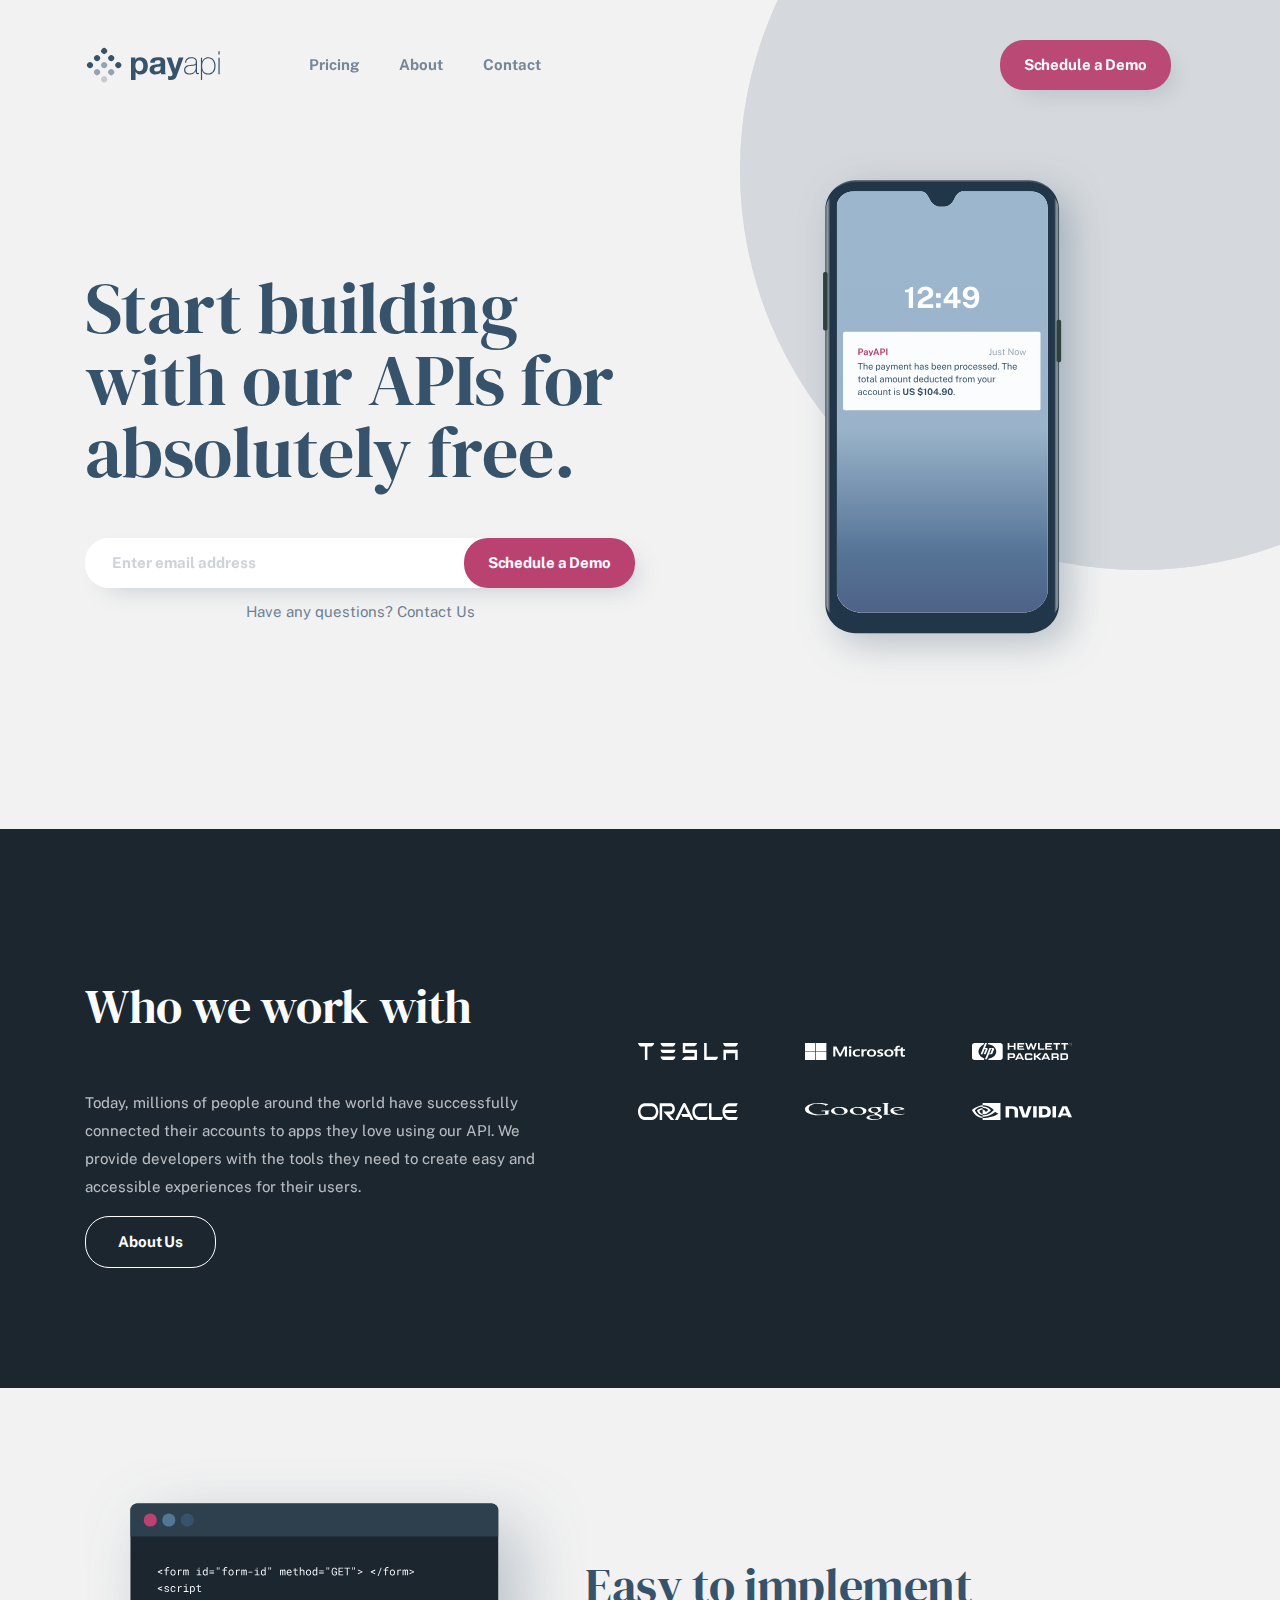
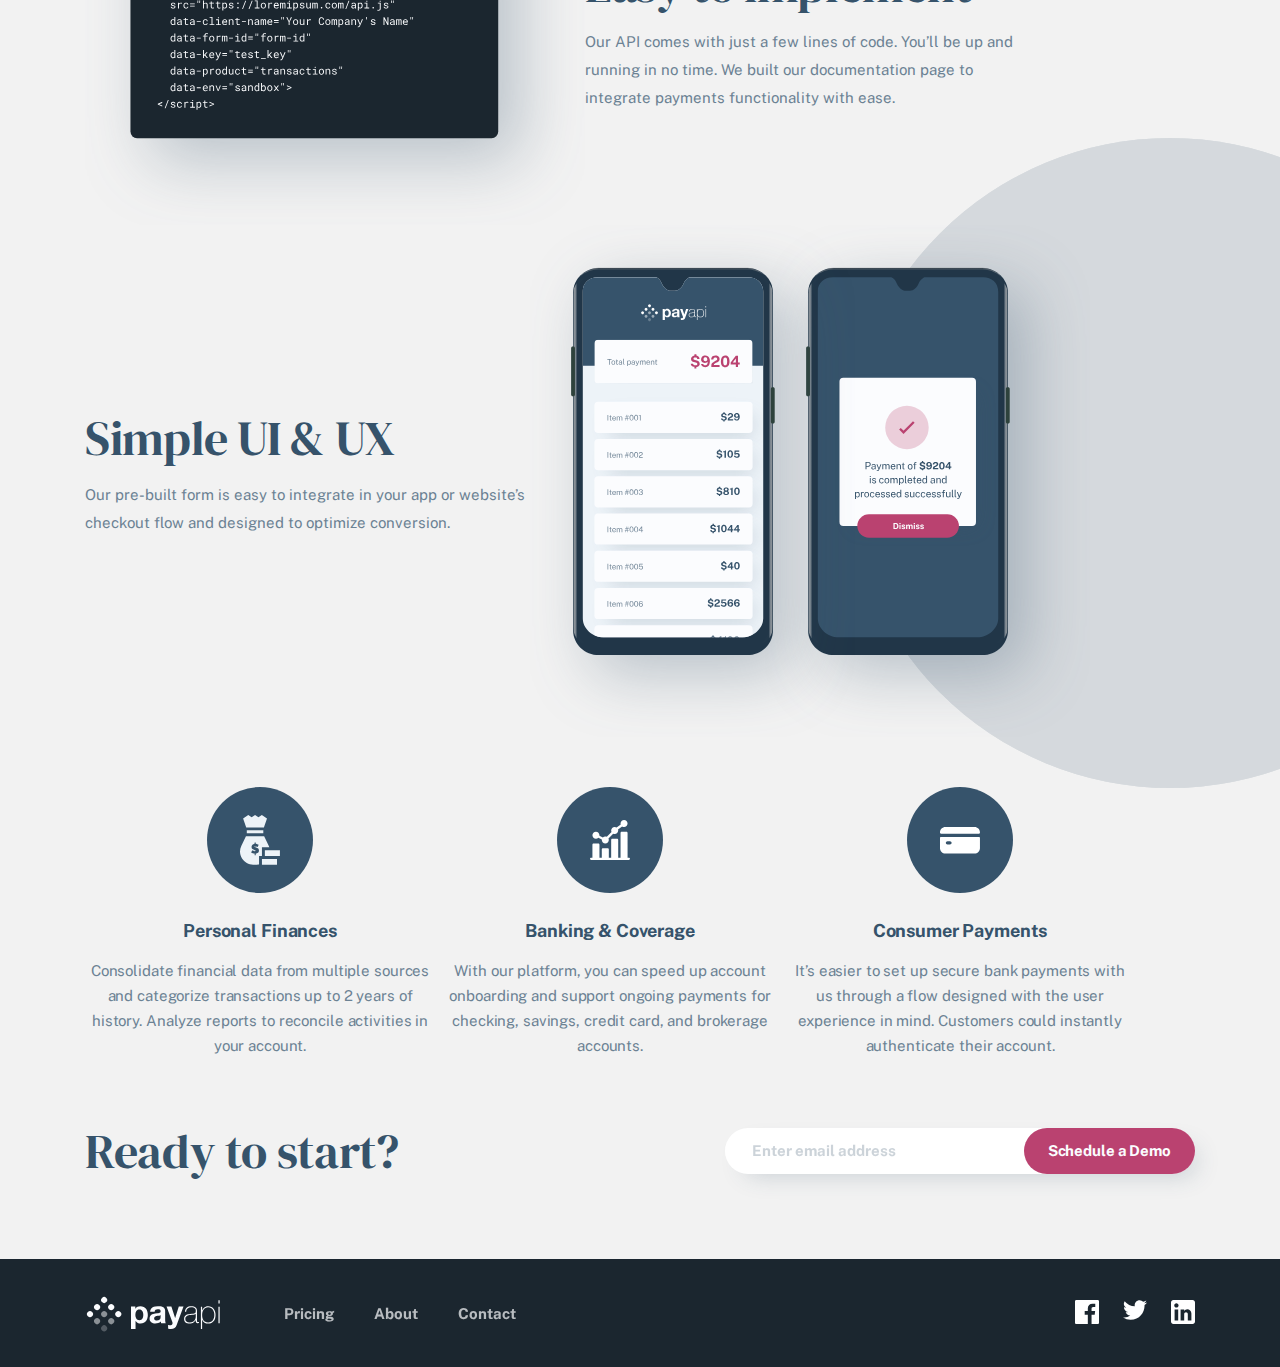
<file: index.html>
<!DOCTYPE html>
<html lang="en">
<head>
    <meta charset="UTF-8">
    <meta http-equiv="X-UA-Compatible" content="IE=edge">
    <meta name="viewport" content="width=device-width, initial-scale=1.0">
    <link rel="stylesheet" href="css/main.min.css">
    <title>Document</title>
</head>
<body>
    <!-- HEADER BIGEN  -->
    <header class="site-header">
        <div class="container">
            <div class="site-header__wrapper">
                <a class="site-header__logo" href="index.html">
                    <img class="site-header__img" src="./images/logo.svg" alt="header logo">
                </a>
                <button class="site-header__burger" type="button"></button>
                <nav class="site-header__nav sitenav">
                    <button class="sitenav__close" type="button"></button>
                    <ul class="sitenav__list">
                        <li class="sitenav__item">
                            <a href="pricing.html" class="sitenav__link">Pricing</a>
                        </li>
                        <li class="sitenav__item">
                            <a href="about.html" class="sitenav__link">About</a>
                        </li>
                        <li class="sitenav__item">
                            <a href="contact.html" class="sitenav__link">Contact</a>
                        </li>
                    </ul>
                    <a class="site-header__demo" href="#">Schedule a Demo</a>
                </nav>
            </div>
        </div>
    </header>    
    <!-- HEADER END  -->

    <!-- MAIN BIGEN  -->
    <main class="site-main">
        <!-- hero bigen  -->
        <section class="hero">
            <div class="container">
                <div class="hero__wrapper">
                    <picture class="hero__img-box">
                        <source media="(min-width: 992px)" srcset="./images/hero-phone.svg" width="380" height="900">
                        <img class="hero__img" src="./images/hero-phone.svg" alt="Phone picture" width="155" height="300">
                    </picture>
                    <div class="hero__box">
                        <h1 class="hero__heading">Start building with our APIs for absolutely free.</h1>
                        <form class="hero__form form-box" action="https://echo.htmlacademy.ru/courses" method="post" autocomplete="off">
                            <input class="form-box__inp" type="email" name="user__email" aria-label="Enter your email" placeholder="Enter email address" required>
                            <button class="form-box__submit" type="submit">Schedule a Demo</button>
                        </form>
                        <p class="hero__title">Have any questions? Contact Us</p>
                    </div>
                </div>
            </div>
        </section>
        <!-- hero end  -->

        <!-- Work section bigen  -->
        <section class="work">
            <div class="container">
                <div class="work__wrapper">
                    <ul class="work__list">
                        <li class="work__item">
                            <a href="#" class="work__link">
                                <img class="work__img" src="./images/tesla.svg" alt="picture">
                            </a>
                        </li>
                        <li class="work__item">
                            <a href="#" class="work__link">
                                <img class="work__img" src="./images/microsoft.svg" alt="picture">
                            </a>
                        </li>
                        <li class="work__item">
                            <a href="#" class="work__link">
                                <img class="work__img" src="./images/hp.svg" alt="picture">
                            </a>
                        </li>
                        <li class="work__item">
                            <a href="#" class="work__link">
                                <img class="work__img" src="/images/oracle.svg" alt="picture">
                            </a>
                        </li>
                        <li class="work__item">
                            <a href="#" class="work__link">
                                <img class="work__img" src="/images/google.svg" alt="picture">
                            </a>
                        </li>
                        <li class="work__item">
                            <a href="#" class="work__link">
                                <img class="work__img" src="/images/nvida.svg" alt="picture">
                            </a>
                        </li>
                    </ul>
                    <div class="work__box">
                        <h2 class="work__heading">Who we work with</h2>
                        <p class="work__title">Today, millions of people around the world have successfully connected their accounts to apps they love using our API. We provide developers with the tools they need to create easy and accessible experiences for their users. </p>
                        <a href="" class="work__about">About Us</a>
                    </div>
                </div>
            </div>
        </section>
    </main>
    <!-- Work section end  -->

    <section class="implement">
        <div class="container">
            <div class="implement__wrapper">
                <ul class="implement__list">
                    <li class="implement__item imp-item">
                        <picture class="imp-item__img-box">
                            <source media="(min-width: 650px)" srcset="./images/code.svg" width="500" height="270">
                            <img class="imp-item__image" src="/images/code.svg" alt="image" width="320" height="250">
                        </picture>
                        <div class="imp-item__box">
                            <h2 class="imp-item__heading">Easy to implement</h2>
                            <p class="imp-item__title">Our API comes with just a few lines of code. You’ll be up and running in no time. We built our documentation page to integrate payments functionality with ease.</p>
                        </div>
                    </li>
                    <li class="implement__item imp-item">
                        <picture class="imp-item__img-box">
                            <source media="(min-width: 650px)" srcset="./images/phone-two-desktop.svg" width="560" height="500">
                            <img class="imp-item__image" src="/images/phone-two.svg" alt="image" width="320" height="320">
                        </picture>
                        <div class="imp-item__box">
                            <h2 class="imp-item__heading">Simple UI & UX</h2>
                            <p class="imp-item__title">Our pre-built form is easy to integrate in your app or website’s checkout flow and designed to optimize conversion. </p>
                        </div>
                    </li>
                </ul>
                <ul class="implement__services imp-services">
                    <li class="imp-services__item">
                        <h3 class="imp-services__heading">Personal Finances</h3>
                        <p class="imp-services__title">Consolidate financial data from multiple sources and categorize transactions up to 2 years of history. Analyze reports to reconcile activities in your account. </p>
                    </li>
                    <li class="imp-services__item">
                        <h3 class="imp-services__heading">Banking & Coverage</h3>
                        <p class="imp-services__title">With our platform, you can speed up account onboarding and support ongoing payments for checking, savings, credit card, and brokerage accounts.</p>
                    </li>
                    <li class="imp-services__item">
                        <h3 class="imp-services__heading">Consumer Payments</h3>
                        <p class="imp-services__title">It’s easier to set up secure bank payments with us through a flow designed with the user experience in mind. Customers could instantly authenticate their account.</p>
                    </li>
                </ul>
                <div class="implement__start">
                    <h2 class="implement__start-heading">Ready to start?</h2>
                    <form class="implement__formbox hero__form form-box form-box--emplement" action="https://echo.htmlacademy.ru/courses" method="post" autocomplete="off">
                        <input class="form-box__inp form-box__inp--emplement" type="email" name="user__email" aria-label="Enter your email" placeholder="Enter email address" required>
                        <button class="form-box__submit form-box__submit--emplement" type="submit">Schedule a Demo</button>
                    </form>
                </div>
            </div>
        </div>
    </section>
    <!-- MAIN END  -->

    <!-- FOOTER BIGEN  -->
    <footer class="site-footer">
        <div class="container">
            <div class="site-footer__wrappwer">
                <div class="site-footer__wrap">
                    <div class="site-footer__logo">
                        <a href="./index.html"><img src="./images/footer-logo.svg" width="135" height="38" alt="site footer logo"></a>
                    </div>
                    <ul class="site-footer__list">
                        <li class="site-footer__item"><a class="site-footer__link" href="pricing.html">Pricing</a></li>
                        <li class="site-footer__item"><a class="site-footer__link" href="about.html">About</a></li>
                        <li class="site-footer__item"><a class="site-footer__link" href="contact.html">Contact</a></li>
                    </ul>
                </div>
                <ul class="site-footer__socials socials">
                    <li class="socials__item"><a class="socials__link" href="#"><svg width="24" height="24"  xmlns="http://www.w3.org/2000/svg"><path d="M22.675 0H1.325C.593 0 0 .593 0 1.325v21.351C0 23.407.593 24 1.325 24H12.82v-9.294H9.692v-3.622h3.128V8.413c0-3.1 1.893-4.788 4.659-4.788 1.325 0 2.463.099 2.795.143v3.24l-1.918.001c-1.504 0-1.795.715-1.795 1.763v2.313h3.587l-.467 3.622h-3.12V24h6.116c.73 0 1.323-.593 1.323-1.325V1.325C24 .593 23.407 0 22.675 0Z" /></svg></a></li>
                    <li class="socials__item"><a class="socials__link" href="#"><svg width="24" height="20" xmlns="http://www.w3.org/2000/svg"><path d="M24 2.557a9.83 9.83 0 0 1-2.828.775A4.932 4.932 0 0 0 23.337.608a9.864 9.864 0 0 1-3.127 1.195A4.916 4.916 0 0 0 16.616.248c-3.179 0-5.515 2.966-4.797 6.045A13.978 13.978 0 0 1 1.671 1.149a4.93 4.93 0 0 0 1.523 6.574 4.903 4.903 0 0 1-2.229-.616c-.054 2.281 1.581 4.415 3.949 4.89a4.935 4.935 0 0 1-2.224.084 4.928 4.928 0 0 0 4.6 3.419A9.9 9.9 0 0 1 0 17.54a13.94 13.94 0 0 0 7.548 2.212c9.142 0 14.307-7.721 13.995-14.646A10.025 10.025 0 0 0 24 2.557Z"/></svg></a></li>
                    <li class="socials__item"><a class="socials__link" href="#"><svg width="24" height="24"  xmlns="http://www.w3.org/2000/svg"><path fill-rule="evenodd" clip-rule="evenodd" d="M2.4 0h19.2C22.92 0 24 1.08 24 2.4v19.2c0 1.32-1.08 2.4-2.4 2.4H2.4C1.08 24 0 22.92 0 21.6V2.4C0 1.08 1.08 0 2.4 0Zm1.2 20.4h3.6V9.6H3.6v10.8ZM5.4 7.56c-1.2 0-2.16-.96-2.16-2.16 0-1.2.96-2.16 2.16-2.16 1.2 0 2.16.96 2.16 2.16 0 1.2-.96 2.16-2.16 2.16ZM16.8 20.4h3.6v-6.84c0-2.28-1.92-4.2-4.2-4.2-1.08 0-2.4.72-3 1.68V9.6H9.6v10.8h3.6v-6.36c0-.96.84-1.8 1.8-1.8.96 0 1.8.84 1.8 1.8v6.36Z"/></svg></a></li>
                </ul>
            </div>
        </div>
    </footer>
    <!-- FOOTER END  -->


    <script src="/js/main.js"></script>
</body>
</html>
</file>
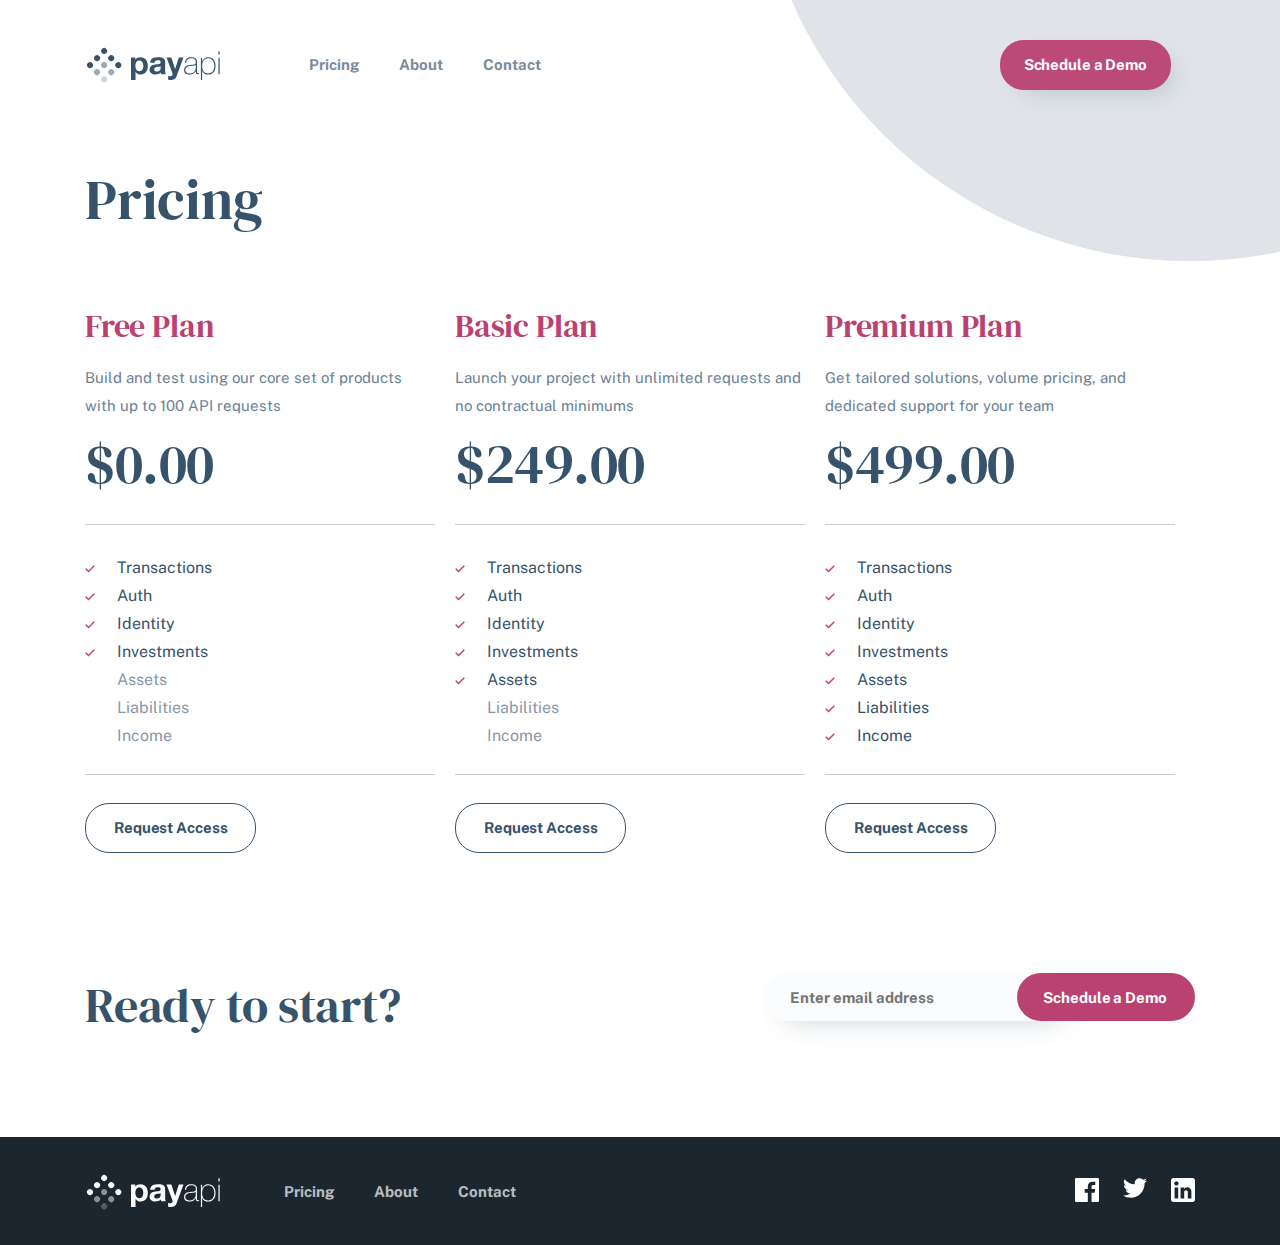
<file: pricing.html>
<!DOCTYPE html>
<html lang="en">
<head>
    <meta charset="UTF-8">
    <meta http-equiv="X-UA-Compatible" content="IE=edge">
    <meta name="viewport" content="width=device-width, initial-scale=1.0">
    <link rel="stylesheet" href="css/main.min.css">
    <title>Pricing</title>
</head>
<body>
    <!-- HEADER BIGEN  -->
    <header class="site-header">
        <div class="container">
            <div class="site-header__wrapper">
                <a class="site-header__logo" href="index.html">
                    <img class="site-header__img" src="./images/logo.svg" alt="header logo">
                </a>
                <button class="site-header__burger" type="button"></button>
                <nav class="site-header__nav sitenav">
                    <button class="sitenav__close" type="button"></button>
                    <ul class="sitenav__list">
                        <li class="sitenav__item">
                            <a href="pricing.html" class="sitenav__link">Pricing</a>
                        </li>
                        <li class="sitenav__item">
                            <a href="about.html" class="sitenav__link">About</a>
                        </li>
                        <li class="sitenav__item">
                            <a href="contact.html" class="sitenav__link">Contact</a>
                        </li>
                    </ul>
                    <a class="site-header__demo" href="#">Schedule a Demo</a>
                </nav>
            </div>
        </div>
    </header>    
    <!-- HEADER END  -->
    
    <!-- MAIN BIGEN  -->
    <main class="site-main">
        <section class="hero-pricing">
            <div class="container">
                <div class="hero-pricing__wrap">
                    <h2 class="hero-pricing__title">
                        Pricing
                    </h2>
                    <div class="hero-pricing__list">
                        <li class="hero-pricing__item">
                            <h3 class="hero-pricing__item-title">Free Plan</h3>
                            <p class="hero-pricing__item-text">
                                Build and test using our core set of products with up to 100 API requests 
                            </p>
                            <span class="hero-pricing__item-span">$0.00</span>
                            <div class="hero-pricing__item-link-wrap">
                                <a class="hero-pricing__item-link" href="#">Transactions</a>
                                <a class="hero-pricing__item-link" href="#">Auth</a>
                                <a class="hero-pricing__item-link" href="#">Identity</a>
                                <a class="hero-pricing__item-link" href="#" >Investments</a>
                                <a class="hero-pricing__item-link" href="#">Assets</a>
                                <a class="hero-pricing__item-link" href="#">Liabilities</a>
                                <a class="hero-pricing__item-link" href="#">Income</a>
                            </div>
                            
                            <div class="hero-pricing__btn-wrap">
                                <button class="hero-pricing__btn" type="button">Request Access</button>
                            </div>
                        </li>
                        <li class="hero-pricing__item">
                            <h3 class="hero-pricing__item-title">Basic Plan</h3>
                            <p class="hero-pricing__item-text">
                                Launch your project with unlimited requests and no contractual minimums 
                            </p>
                            <span class="hero-pricing__item-span">$249.00</span>
                            <div class="hero-pricing__item-link-wrap">
                                <a class="hero-pricing__item-link" href="#">Transactions</a>
                                <a class="hero-pricing__item-link" href="#">Auth</a>
                                <a class="hero-pricing__item-link" href="#">Identity</a>
                                <a class="hero-pricing__item-link" href="#" >Investments</a>
                                <a class="hero-pricing__item-link" href="#">Assets</a>
                                <a class="hero-pricing__item-link" href="#">Liabilities</a>
                                <a class="hero-pricing__item-link" href="#">Income</a>
                            </div>
                            
                            <div class="hero-pricing__btn-wrap">
                                <button class="hero-pricing__btn" type="button">Request Access</button>
                            </div>
                        </li>
                        <li class="hero-pricing__item">
                            <h3 class="hero-pricing__item-title">Premium Plan</h3>
                            <p class="hero-pricing__item-text">
                                Get tailored solutions, volume pricing, and dedicated support for your team 
                            </p>
                            <span class="hero-pricing__item-span">$499.00</span>
                            <div class="hero-pricing__item-link-wrap">
                                <a class="hero-pricing__item-link" href="#">Transactions</a>
                                <a class="hero-pricing__item-link" href="#">Auth</a>
                                <a class="hero-pricing__item-link" href="#">Identity</a>
                                <a class="hero-pricing__item-link" href="#" >Investments</a>
                                <a class="hero-pricing__item-link" href="#">Assets</a>
                                <a class="hero-pricing__item-link" href="#">Liabilities</a>
                                <a class="hero-pricing__item-link" href="#">Income</a>
                            </div>                           
                            <div class="hero-pricing__btn-wrap">
                                <button class="hero-pricing__btn" type="button">Request Access</button>
                            </div>
                        </li>
                    </div>
                </div>
                <div class="raedy">
                    <h2 class="raedy__title">
                        Ready to start?
                    </h2>
                    <form action="#" method="post" autocomplete="off">
                        <input class="raedy__input" type="email" name="your_email" aria-label="your email" placeholder="Enter email address">
                        <button class="raedy__btn" type="submit">Schedule a Demo</button>
                    </form>
                </div>
            </div>
        </section>
    </main>
    <!-- MAIN END  -->
    
    <!-- FOOTER BIGEN  -->
    <footer class="site-footer">
        <div class="container">
            <div class="site-footer__wrappwer">
                <div class="site-footer__wrap">
                    <div class="site-footer__logo">
                        <a href="./index.html"><img src="./images/footer-logo.svg" width="135" height="38" alt="site footer logo"></a>
                    </div>
                    <ul class="site-footer__list">
                        <li class="site-footer__item"><a class="site-footer__link" href="pricing.html">Pricing</a></li>
                        <li class="site-footer__item"><a class="site-footer__link" href="about.html">About</a></li>
                        <li class="site-footer__item"><a class="site-footer__link" href="contact.html">Contact</a></li>
                    </ul>
                </div>
                <ul class="site-footer__socials socials">
                    <li class="socials__item"><a class="socials__link" href="#"><svg width="24" height="24"  xmlns="http://www.w3.org/2000/svg"><path d="M22.675 0H1.325C.593 0 0 .593 0 1.325v21.351C0 23.407.593 24 1.325 24H12.82v-9.294H9.692v-3.622h3.128V8.413c0-3.1 1.893-4.788 4.659-4.788 1.325 0 2.463.099 2.795.143v3.24l-1.918.001c-1.504 0-1.795.715-1.795 1.763v2.313h3.587l-.467 3.622h-3.12V24h6.116c.73 0 1.323-.593 1.323-1.325V1.325C24 .593 23.407 0 22.675 0Z" /></svg></a></li>
                    <li class="socials__item"><a class="socials__link" href="#"><svg width="24" height="20" xmlns="http://www.w3.org/2000/svg"><path d="M24 2.557a9.83 9.83 0 0 1-2.828.775A4.932 4.932 0 0 0 23.337.608a9.864 9.864 0 0 1-3.127 1.195A4.916 4.916 0 0 0 16.616.248c-3.179 0-5.515 2.966-4.797 6.045A13.978 13.978 0 0 1 1.671 1.149a4.93 4.93 0 0 0 1.523 6.574 4.903 4.903 0 0 1-2.229-.616c-.054 2.281 1.581 4.415 3.949 4.89a4.935 4.935 0 0 1-2.224.084 4.928 4.928 0 0 0 4.6 3.419A9.9 9.9 0 0 1 0 17.54a13.94 13.94 0 0 0 7.548 2.212c9.142 0 14.307-7.721 13.995-14.646A10.025 10.025 0 0 0 24 2.557Z"/></svg></a></li>
                    <li class="socials__item"><a class="socials__link" href="#"><svg width="24" height="24"  xmlns="http://www.w3.org/2000/svg"><path fill-rule="evenodd" clip-rule="evenodd" d="M2.4 0h19.2C22.92 0 24 1.08 24 2.4v19.2c0 1.32-1.08 2.4-2.4 2.4H2.4C1.08 24 0 22.92 0 21.6V2.4C0 1.08 1.08 0 2.4 0Zm1.2 20.4h3.6V9.6H3.6v10.8ZM5.4 7.56c-1.2 0-2.16-.96-2.16-2.16 0-1.2.96-2.16 2.16-2.16 1.2 0 2.16.96 2.16 2.16 0 1.2-.96 2.16-2.16 2.16ZM16.8 20.4h3.6v-6.84c0-2.28-1.92-4.2-4.2-4.2-1.08 0-2.4.72-3 1.68V9.6H9.6v10.8h3.6v-6.36c0-.96.84-1.8 1.8-1.8.96 0 1.8.84 1.8 1.8v6.36Z" f/></svg></a></li>
                </ul>
            </div>
        </div>
    </footer>
    <!-- FOOTER END  -->
    <script src="./js/main.js"></script>
</body>
</html>
</file>
<file: css/main.min.css>
:root{--main-font-weight: 400;--main-bg-color: #fff}@font-face{font-family:"Public Sans";font-weight:400;src:url("../fonts/public-sans-v14-latin-regular.woff2") format("woff2"),url("../fonts/public-sans-v14-latin-regular.woff") format("woff")}@font-face{font-family:"Public Sans";font-weight:700;src:url("../fonts/public-sans-v14-latin-700.woff2") format("woff2"),url("../fonts/public-sans-v14-latin-700.woff") format("woff")}@font-face{font-family:"DM Serif Display";font-weight:400;src:url("../fonts/dm-serif-display-v10-latin-regular.woff2") format("woff2"),url("../fonts/dm-serif-display-v10-latin-regular.woff") format("woff")}html{line-height:1.15;-webkit-text-size-adjust:100%}body{margin:0}main{display:block}h1{font-size:2em;margin:.67em 0}hr{box-sizing:content-box;height:0;overflow:visible}pre{font-family:monospace,monospace;font-size:1em}a{background-color:rgba(0,0,0,0)}abbr[title]{border-bottom:none;text-decoration:underline;-webkit-text-decoration:underline dotted;text-decoration:underline dotted}b,strong{font-weight:bolder}code,kbd,samp{font-family:monospace,monospace;font-size:1em}small{font-size:80%}sub,sup{font-size:75%;line-height:0;position:relative;vertical-align:baseline}sub{bottom:-0.25em}sup{top:-0.5em}img{border-style:none}button,input,optgroup,select,textarea{font-family:inherit;font-size:100%;line-height:1.15;margin:0}button,input{overflow:visible}button,select{text-transform:none}button,[type=button],[type=reset],[type=submit]{-webkit-appearance:button}button::-moz-focus-inner,[type=button]::-moz-focus-inner,[type=reset]::-moz-focus-inner,[type=submit]::-moz-focus-inner{border-style:none;padding:0}button:-moz-focusring,[type=button]:-moz-focusring,[type=reset]:-moz-focusring,[type=submit]:-moz-focusring{outline:1px dotted ButtonText}fieldset{padding:.35em .75em .625em}legend{box-sizing:border-box;color:inherit;display:table;max-width:100%;padding:0;white-space:normal}progress{vertical-align:baseline}textarea{overflow:auto}[type=checkbox],[type=radio]{box-sizing:border-box;padding:0}[type=number]::-webkit-inner-spin-button,[type=number]::-webkit-outer-spin-button{height:auto}[type=search]{-webkit-appearance:textfield;outline-offset:-2px}[type=search]::-webkit-search-decoration{-webkit-appearance:none}::-webkit-file-upload-button{-webkit-appearance:button;font:inherit}details{display:block}summary{display:list-item}template{display:none}[hidden]{display:none}*{box-sizing:border-box}*::before,*::after{box-sizing:inherit}img{display:block;height:auto}html{height:100%}body{margin:0;display:flex;flex-direction:column;height:100%;font-family:"Public Sans","Arial",sans-serif}.site-main{flex-grow:1}.visually-hidden{position:absolute;width:1px;height:1px;margin:-1px;padding:0;overflow:hidden;border:0;clip:rect(0 0 0 0)}.container{max-width:1150px;margin-right:auto;margin-left:auto;padding-left:20px;padding-right:20px}.site-header{padding-top:40px}.site-header__wrapper{position:relative;z-index:8;width:100%;display:flex;justify-content:space-between;align-items:center}.site-header__burger{display:inline-block;width:28px;height:16px;background-image:url("/images/burger.svg");background-repeat:no-repeat;background-size:contain;border:none}.sitenav{position:fixed;z-index:11;top:0;right:0;display:none;width:300px;height:100%;padding-top:40px;padding-bottom:20px;padding-right:24px;padding-left:24px;background-color:#1b262f;opacity:.95;-webkit-animation-name:burger;animation-name:burger;-webkit-animation-timing-function:ease;animation-timing-function:ease;-webkit-animation-duration:.4s;animation-duration:.4s;-webkit-animation-fill-mode:.5s;animation-fill-mode:.5s}@-webkit-keyframes burger{0%{right:-400px}100%{right:0}}@keyframes burger{0%{right:-400px}100%{right:0}}.sitenav__close{display:block;margin-left:auto;margin-bottom:20px;width:22px;height:22px;background-color:rgba(0,0,0,0);background-image:url("/images/close.svg");background-repeat:no-repeat;background-position:center;background-color:rgba(0,0,0,0);border:none}.sitenav__list{margin:0;padding-left:0;display:flex;padding-top:20px;flex-direction:column;align-items:center;border-top:1px solid rgba(251,252,254,.3137254902)}.sitenav__item{list-style-type:none;margin-bottom:24px}.sitenav__link{text-decoration:none;font-family:"Public Sans";font-style:normal;font-weight:700;font-size:20px;line-height:24px;text-align:center;color:#fbfcfe;opacity:.7}.site-header__demo{display:block;text-align:center;text-decoration:none;font-weight:700;font-size:15px;line-height:18px;letter-spacing:-0.115385px;color:#fbfcfe;font-weight:700;font-size:15px;line-height:18px;padding:16px 24px;background-color:#ba4270;box-shadow:10px 10px 25px -10px rgba(54,83,107,.2509803922);border-radius:24px}.close{display:none}.open{display:block}.overflow{overflow:hidden}@media only screen and (min-width: 650px){.site-header__burger{display:none}.sitenav{position:static;display:flex;justify-content:flex-end;align-items:center;padding-top:0;padding-bottom:0;background-color:rgba(0,0,0,0);width:100%;height:auto}.sitenav__item{margin-bottom:0}.sitenav__list{flex-direction:row;align-items:center;padding-top:0;margin-right:auto;margin-left:auto;border-top:none}.sitenav__close{display:none}.sitenav__item:not(:last-child){margin-right:40px}.sitenav__link{font-weight:700;font-size:15px;line-height:18px;color:#36536b;mix-blend-mode:normal;opacity:.7}.sitenav__link:hover{opacity:1}}@media only screen and (min-width: 992px){.sitenav__list{margin-left:65px}.site-header__demo:hover{background:#da6d97}}.hero{position:relative;z-index:6;top:-80px;padding-top:100px;padding-bottom:100px;background-color:#f2f2f2;background-image:url("/images/circle.svg");background-repeat:no-repeat;background-size:700px;background-position:center top -450px}.hero__wrapper{display:flex;flex-direction:column;align-items:center}.hero__heading{margin-top:0;margin-bottom:0;font-family:"DM Serif Display";font-style:normal;font-weight:400;font-size:32px;line-height:36px;text-align:center;letter-spacing:-0.246154px;color:#36536b}.hero__form{display:flex;flex-direction:column;align-items:stretch}.form-box__inp{display:block;margin-top:24px;padding:16px 24px;opacity:.5;border:none;border-radius:24px}.form-box__inp::-moz-placeholder{font-weight:700;font-size:15px;line-height:18px;color:#36536b;mix-blend-mode:normal;opacity:.5}.form-box__inp:-ms-input-placeholder{font-weight:700;font-size:15px;line-height:18px;color:#36536b;mix-blend-mode:normal;opacity:.5}.form-box__inp::placeholder{font-weight:700;font-size:15px;line-height:18px;color:#36536b;mix-blend-mode:normal;opacity:.5}.form-box__submit{display:block;margin-top:24px;padding:16px 24px;font-weight:700;font-size:15px;line-height:18px;text-align:center;letter-spacing:-0.115385px;background-color:#ba4270;color:#fbfcfe;border:none;border-radius:24px}.hero__title{font-weight:400;font-size:15px;line-height:18px;text-align:center;color:#6c8294}@media only screen and (min-width: 650px){.hero{top:-120px;padding-top:160px;background-size:1100px;background-position:center top -800px}.hero__heading{font-weight:400;font-size:48px;line-height:56px;text-align:center;letter-spacing:-0.369231px;font-size:48px}.hero__box{width:550px;margin-right:auto;margin-left:auto}.hero__form{margin-top:50px;flex-direction:row;background-color:#fff;border-radius:24px;box-shadow:10px 10px 25px -10px rgba(54,83,107,.2509803922)}.form-box__inp{width:auto;padding:10px 27px;margin-top:0}.form-box__submit{margin-top:0;margin-left:auto}}@media only screen and (min-width: 992px){.hero{background-size:800px;background-position:calc(50% + 500px) -200px}.hero__wrapper{display:flex;flex-direction:row-reverse;justify-content:flex-end}.hero__box{padding-top:50px;margin-left:0}.hero__img-box{margin-right:40px}.hero__heading{font-family:"DM Serif Display";text-align:start;font-weight:400;font-size:72px;line-height:72px;letter-spacing:-0.553846px;color:#36536b}}.hero-pricing{position:relative}.hero-pricing::before{position:absolute;top:-106px;left:0;content:"";z-index:-1;width:100%;height:100%;background-image:url(../../images/pricing-cricle.svg);background-size:870px 870px;background-position:calc(50% + 370px) calc(50% - 1312px);background-repeat:no-repeat}.hero-pricing__title{padding-top:48px;margin-top:0;font-family:"DM Serif Display";font-weight:400;font-size:32px;line-height:36px;text-align:center;letter-spacing:-0.246154px;color:#36536b}.hero-pricing__list{display:grid;grid-template-columns:1fr;margin:0;padding-left:0;list-style:none}.hero-pricing__item{display:flex;flex-direction:column;align-items:center;margin:0 auto;justify-content:center}.hero-pricing__item:nth-child(1) .hero-pricing__item-link-wrap .hero-pricing__item-link:nth-child(5)::before{background:none}.hero-pricing__item:nth-child(1) .hero-pricing__item-link-wrap .hero-pricing__item-link:nth-child(5){opacity:.6}.hero-pricing__item:nth-child(1) .hero-pricing__item-link-wrap .hero-pricing__item-link:nth-child(6)::before{background:none}.hero-pricing__item:nth-child(1) .hero-pricing__item-link-wrap .hero-pricing__item-link:nth-child(6){opacity:.6}.hero-pricing__item:nth-child(1) .hero-pricing__item-link-wrap .hero-pricing__item-link:nth-child(7)::before{background:none}.hero-pricing__item:nth-child(1) .hero-pricing__item-link-wrap .hero-pricing__item-link:nth-child(7){opacity:.6}.hero-pricing__item:nth-child(1) .hero-pricing__item-link-wrap .hero-pricing__item-link:nth-child(8)::before{background:none}.hero-pricing__item:nth-child(1) .hero-pricing__item-link-wrap .hero-pricing__item-link:nth-child(8){opacity:.6}.hero-pricing__item:nth-child(2) .hero-pricing__item-link-wrap .hero-pricing__item-link:nth-child(6)::before{background:none}.hero-pricing__item:nth-child(2) .hero-pricing__item-link-wrap .hero-pricing__item-link:nth-child(6){opacity:.6}.hero-pricing__item:nth-child(2) .hero-pricing__item-link-wrap .hero-pricing__item-link:nth-child(7)::before{background:none}.hero-pricing__item:nth-child(2) .hero-pricing__item-link-wrap .hero-pricing__item-link:nth-child(7){opacity:.6}.hero-pricing__item-title{margin-bottom:0;font-family:"DM Serif Display";font-style:normal;font-weight:400;font-size:24px;line-height:32px;text-align:center;letter-spacing:-0.184615px;color:#ba4270}.hero-pricing__item-text{margin-top:18px;margin-bottom:8px;font-size:15px;line-height:28px;text-align:center;color:#6c8294}.hero-pricing__item-span{padding-bottom:24px;display:block;font-family:"DM Serif Display";font-style:normal;font-weight:400;font-size:56px;line-height:72px;text-align:center;letter-spacing:-0.430769px;color:#36536b}.hero-pricing__item-link-wrap::before{padding-top:24px;content:"";display:inline-block;width:220px;margin:0 auto;height:1px;border-top:1px solid rgba(54,83,107,.3019607843)}.hero-pricing__item-link-wrap::after{padding-top:24px;content:"";display:inline-block;width:220px;margin:0 auto;height:1px;border-bottom:1px solid rgba(54,83,107,.3019607843)}.hero-pricing__item-link{padding-left:50px;text-align:left;display:block;font-weight:400;font-size:16px;line-height:28px;color:#36536b;text-decoration:none}.hero-pricing__item-link::before{margin-right:20px;content:"";display:inline-block;width:12px;height:8px;background-image:url("../../images/cheked.svg");background-size:contain;background-repeat:no-repeat}.hero-pricing__btn-wrap{margin-top:24px;margin-bottom:24px}.hero-pricing__btn{padding:15px 28px;font-weight:700;font-size:15px;line-height:18px;letter-spacing:-0.115385px;color:#36536b;background:rgba(0,0,0,0);border:1px solid #36536b;border-radius:24px}.hero-pricing__btn:hover{color:#fbfcfe;background:#36536b}.raedy{text-align:center;padding-bottom:80px}.raedy__title{font-family:"DM Serif Display";font-weight:400;font-size:32px;line-height:36px;text-align:center;letter-spacing:-0.246154px;color:#36536b}.raedy__input{width:300px;margin-bottom:16px;padding:16px 0 14px 27px;background:#fbfcfe;box-shadow:10px 10px 25px -10px rgba(54,83,107,.25);border-radius:24px;font-family:"Public Sans";font-weight:700;font-size:15px;line-height:18px;border:none;color:#36536b}.raedy__btn{width:300px;padding:16px 46px 14px 50px;border:none;background:#ba4270;border-radius:24px;font-family:"Public Sans";font-style:normal;font-weight:700;font-size:15px;line-height:18px;text-align:center;letter-spacing:-0.115385px;color:#fbfcfe}.site-footer{background:#1b262f;width:100%;text-align:center}.site-footer__wrap{padding-top:46px}.site-footer__logo{display:flex;justify-content:center}.site-footer__list{list-style:none;padding-left:0}.site-footer__item{margin-top:31px}.site-footer__link{font-weight:700;font-size:15px;line-height:18px;color:#fbfcfe;mix-blend-mode:normal;opacity:.7;text-decoration:none}.socials{display:flex;justify-content:center;padding-left:0;list-style:none;margin-top:40px}.socials__item{padding-bottom:55px}.socials__item:nth-child(2){margin:0 24px}.socials__link{fill:#fff;display:inline-block}@media only screen and (min-width: 550px){.hero-pricing__item-link-wrap::before{width:327px}.hero-pricing__item-link-wrap::after{width:327px}}@media only screen and (min-width: 640px){.raedy__title{font-size:48px;line-height:56px}.raedy__btn{width:178px;margin-left:-50px;padding:16px 26px 14px 24px}}@media only screen and (min-width: 700px){.site-footer__wrappwer{padding-top:36px;margin-bottom:34px;display:flex;align-items:center;justify-content:space-between}.site-footer{background:#1b262f;width:100%;text-align:center}.site-footer__wrap{padding-top:0;display:flex;align-items:center}.site-footer__logo{justify-content:center;margin-right:24px}.site-footer__list{display:flex;margin:0}.site-footer__item{margin-top:0;margin-left:40px}.socials{display:flex;justify-content:center;margin-top:0;margin-bottom:0}.socials__item{padding-bottom:0}.socials__item:nth-child(2){margin:0 24px}.socials__link{fill:#fff;display:inline-block}}@media only screen and (min-width: 800px){.hero-pricing__list{display:grid;grid-template-columns:repeat(3, 1fr);align-items:center;justify-content:space-between}.hero-pricing__item{width:223px}.hero-pricing__title{padding-top:75px}.hero-pricing__item-link-wrap::before{width:220px}.hero-pricing__item-link-wrap::after{width:220px}.hero-pricing::before{background-position:calc(50% + 550px) calc(50% - 682px)}}@media only screen and (min-width: 1000px){.hero-pricing__list{display:grid;grid-template-columns:repeat(3, 1fr);align-items:center;justify-content:space-between}.hero-pricing__item{align-items:start;margin:0}.hero-pricing__title{padding-top:75px}.hero-pricing__title{padding-top:82px;text-align:left;font-size:56px;line-height:56px}.hero-pricing__item-title{margin-bottom:0;font-size:32px;line-height:40px;text-align:left}.hero-pricing__item-text{margin-top:18px;margin-bottom:8px;text-align:left}.hero-pricing__item-span{padding-bottom:24px;text-align:left}.hero-pricing__item-link{padding-left:0}.hero-pricing__item-link-wrap::before{width:300px}.hero-pricing__item-link-wrap::after{width:300px}.raedy{display:flex;justify-content:space-between;align-items:center;padding-bottom:100px;margin-top:96px}.raedy__title{font-size:48px;line-height:56px;margin:0}.raedy__btn{width:178px;margin-left:-50px;padding:16px 26px 14px 24px}}@media only screen and (min-width: 1075px){.hero-pricing__item{width:350px}.hero-pricing__item-link-wrap::before{width:350px}.hero-pricing__item-link-wrap::after{width:350px}}.work{position:relative;margin-top:-120px;padding-top:120px;padding-bottom:120px;background-color:#1b262f}.work__list{margin:0;padding-left:0;display:grid;grid-template-columns:repeat(2, 1fr);justify-content:space-around;align-items:center;margin-right:auto;margin-left:auto}.work__item{list-style-type:none;margin-bottom:30px}.work__link{display:flex;justify-content:center}.work__img{display:inline-block;width:90px;height:17px}.work__box{display:flex;flex-direction:column;align-items:center}.work__heading{font-family:"DM Serif Display";font-weight:400;font-size:48px;line-height:56px;text-align:center;letter-spacing:-0.369231px;color:#fbfcfe}.work__title{font-weight:400;font-size:15px;line-height:28px;text-align:center;color:#fbfcfe;mix-blend-mode:normal;opacity:.7}.work__about{padding:16px 32px;text-decoration:none;font-weight:700;font-size:15px;line-height:18px;text-align:center;letter-spacing:-0.115385px;background-color:rgba(0,0,0,0);color:#fbfcfe;border:1px solid #fff;border-radius:24px}@media only screen and (min-width: 650px){.work__list{grid-template-columns:129px 129px 129px}}@media only screen and (min-width: 992px){.work{padding-top:110px}.work__wrapper{display:flex;flex-direction:row-reverse;align-items:center}.work__list{align-items:center;flex-wrap:wrap;width:500px}.work__item{margin-right:20px;margin-bottom:60px;height:0px}.work__img{width:100px}.work__box{width:450px;align-items:flex-start}.work__heading{text-align:start}.work__title{text-align:start}}.implement{padding-top:70px;padding-bottom:80px;background-color:#f2f2f2}.implement__list{margin:0;padding-left:0}.implement__item{display:flex;flex-direction:column;align-items:center;list-style:none}.imp-item__heading{font-family:"DM Serif Display";font-style:normal;font-weight:400;font-size:48px;line-height:56px;text-align:center;letter-spacing:-0.369231px;color:#36536b}.imp-item__title{font-weight:400;font-size:15px;line-height:28px;text-align:center;color:#6c8294}.implement__services{padding-top:50px;margin:0;padding-left:0}.imp-services__item{display:flex;flex-direction:column;align-items:center;margin-bottom:50px;list-style:none}.imp-services__item:nth-child(1)::before{margin-bottom:25px;content:"";display:inline-block;width:106px;height:106px;background-image:url("/images/person.svg");background-repeat:no-repeat;background-size:contain}.imp-services__item:nth-child(2)::before{margin-bottom:25px;content:"";display:inline-block;width:106px;height:106px;background-image:url("/images/banking.svg");background-repeat:no-repeat;background-size:contain}.imp-services__item:nth-child(3)::before{margin-bottom:25px;content:"";display:inline-block;width:106px;height:106px;background-image:url("/images/coms.svg");background-repeat:no-repeat;background-size:contain}.imp-services__heading{margin-top:0;margin-bottom:0;font-weight:700;font-size:18px;line-height:25px;text-align:center;letter-spacing:-0.138462px;color:#36536b}.imp-services__title{font-weight:400;font-size:15px;line-height:25px;text-align:center;letter-spacing:-0.115385px;color:#6c8294}.implement__start-heading{margin-top:0;margin-bottom:0;text-align:center;font-family:"DM Serif Display";font-weight:400;font-size:48px;line-height:56px;letter-spacing:-0.369231px;color:#36536b}@media only screen and (min-width: 650px){.implement__services{display:flex}.implement__start{display:flex;flex-direction:column;align-items:center}}@media only screen and (min-width: 992px){.implement{background-image:url("../images/circle.svg");background-repeat:no-repeat;background-size:650px;background-position:calc(50% + 530px) 350px}.implement__item{justify-content:flex-start;align-items:center;flex-direction:row}.implement__item:nth-child(2n){justify-content:flex-end;flex-direction:row-reverse}.imp-item__box{width:445px}.imp-item__heading{margin-top:0;margin-bottom:0;text-align:start}.imp-item__title{text-align:start}.imp-services__item{width:350px}.implement__start{display:flex;flex-direction:row;align-items:center;width:100%}.form-box--emplement{align-items:center;width:470px;margin:0 0 0 auto;padding-top:0;padding-bottom:0}.form-box__submit--emplement{display:inline-block;padding-top:14px;padding-bottom:14px}}/*# sourceMappingURL=main.min.css.map */
</file>
